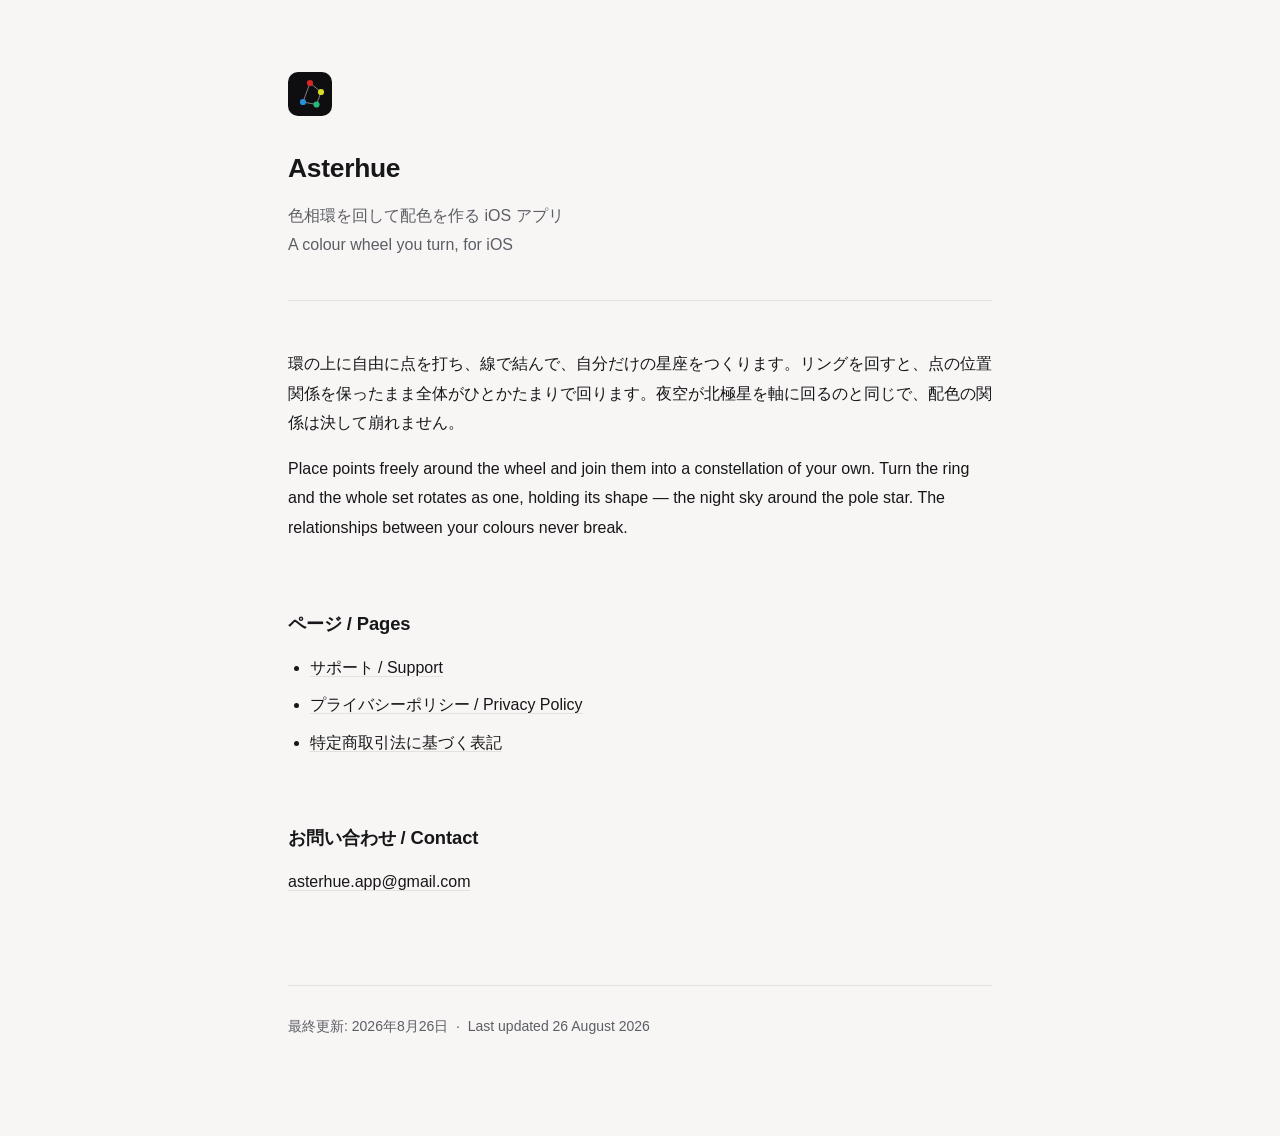
<file: index.html>
<!doctype html>
<html lang="ja">
<head>
<meta charset="utf-8">
<meta name="viewport" content="width=device-width, initial-scale=1">
<title>Asterhue</title>
<link rel="stylesheet" href="style.css">
</head>
<body>
<div class="wrap">

<header>
  <svg class="mark" width="44" height="44" viewBox="0 0 44 44" fill="none" xmlns="http://www.w3.org/2000/svg" aria-hidden="true">
    <rect width="44" height="44" rx="10" fill="#0E0E10"/>
    <path d="M22 11 L33 20 L28.5 32.5 L15 30 Z" stroke="#F2F2F4" stroke-width="0.9" stroke-opacity="0.55" fill="none"/>
    <circle cx="22" cy="11" r="3.1" fill="#D92727"/>
    <circle cx="33" cy="20" r="3.1" fill="#D9D927"/>
    <circle cx="28.5" cy="32.5" r="3.1" fill="#27B87A"/>
    <circle cx="15" cy="30" r="3.1" fill="#2792D9"/>
  </svg>
  <h1>Asterhue</h1>
  <p class="lede">色相環を回して配色を作る iOS アプリ<br>A colour wheel you turn, for iOS</p>
</header>

<p>環の上に自由に点を打ち、線で結んで、自分だけの星座をつくります。リングを回すと、点の位置関係を保ったまま全体がひとかたまりで回ります。夜空が北極星を軸に回るのと同じで、配色の関係は決して崩れません。</p>

<p>Place points freely around the wheel and join them into a constellation of your own. Turn the ring and the whole set rotates as one, holding its shape — the night sky around the pole star. The relationships between your colours never break.</p>

<h2>ページ / Pages</h2>
<ul>
  <li><a href="support.html">サポート / Support</a></li>
  <li><a href="privacy.html">プライバシーポリシー / Privacy Policy</a></li>
  <li><a href="tokushoho.html">特定商取引法に基づく表記</a></li>
</ul>

<h2>お問い合わせ / Contact</h2>
<p><a href="mailto:asterhue.app@gmail.com">asterhue.app@gmail.com</a></p>

<footer>
  <p class="meta">最終更新: 2026年8月26日 &nbsp;·&nbsp; Last updated 26 August 2026</p>
</footer>

</div>
</body>
</html>
</file>
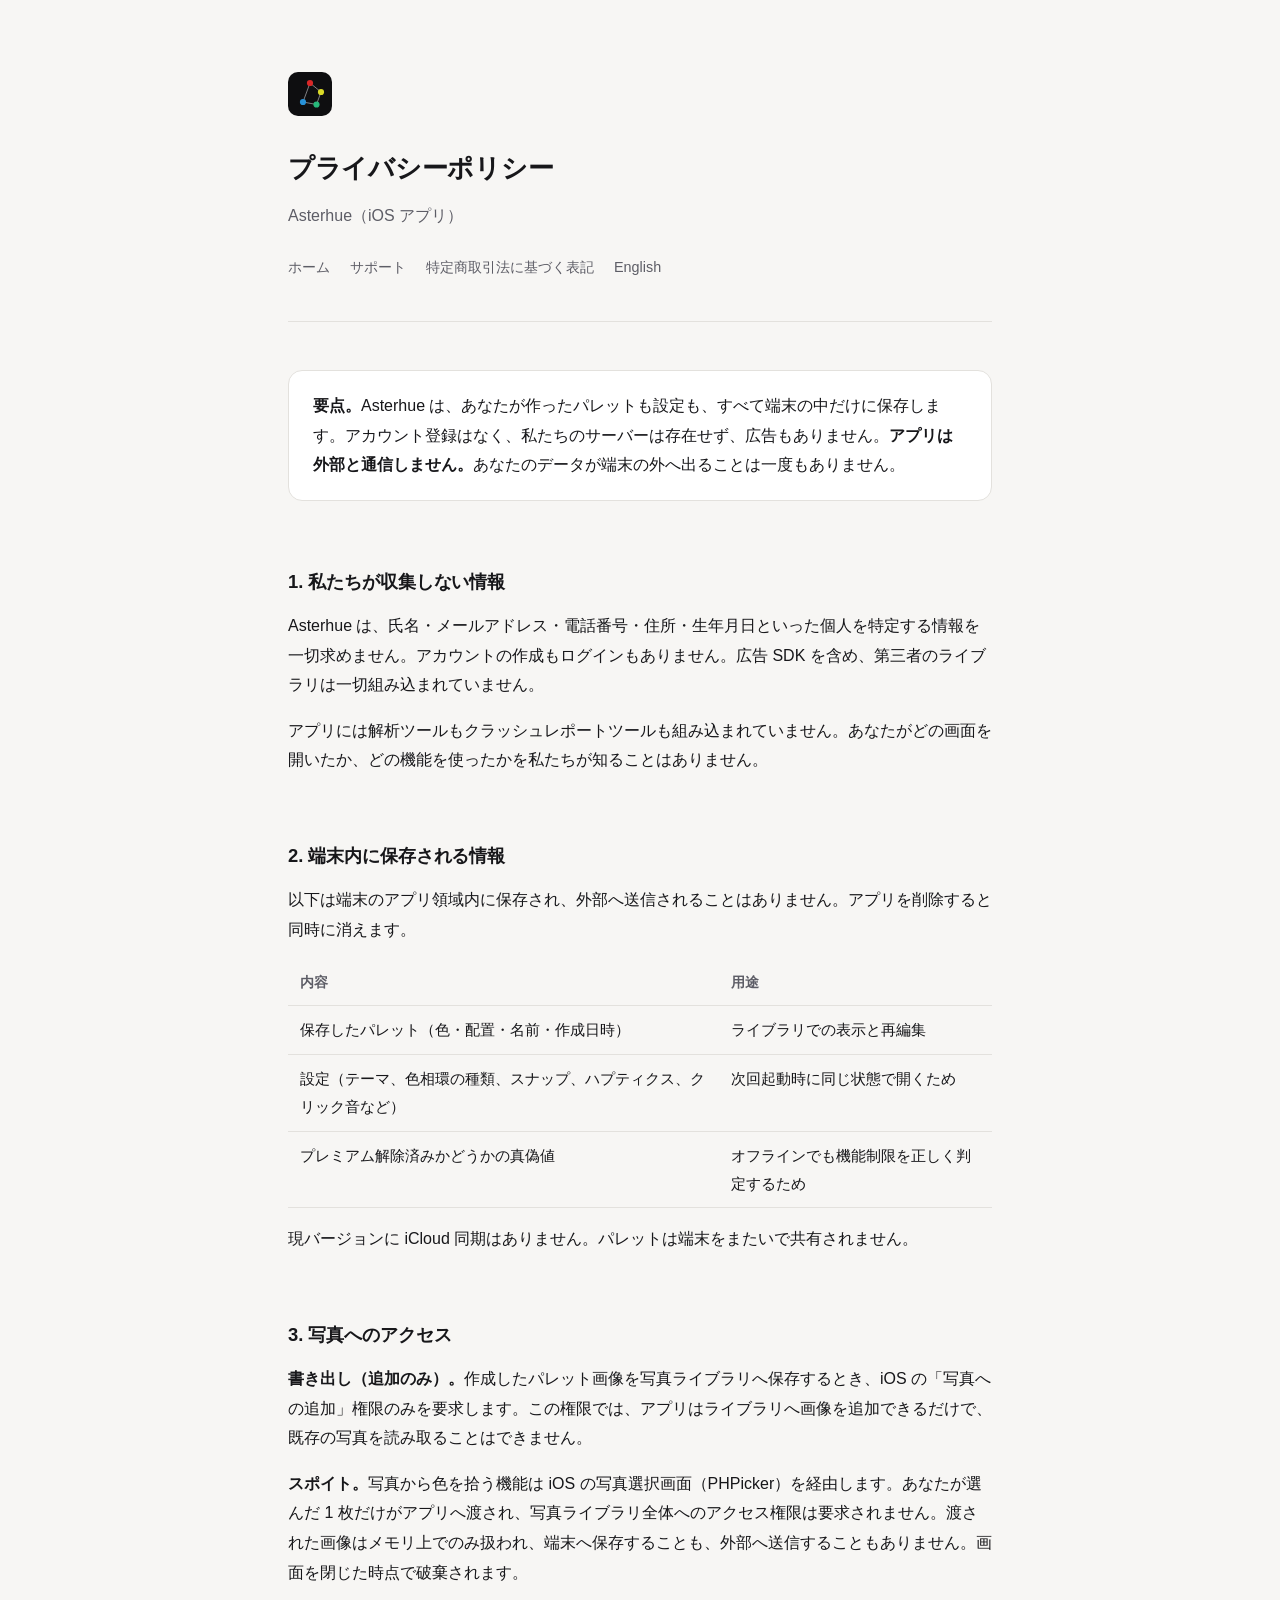
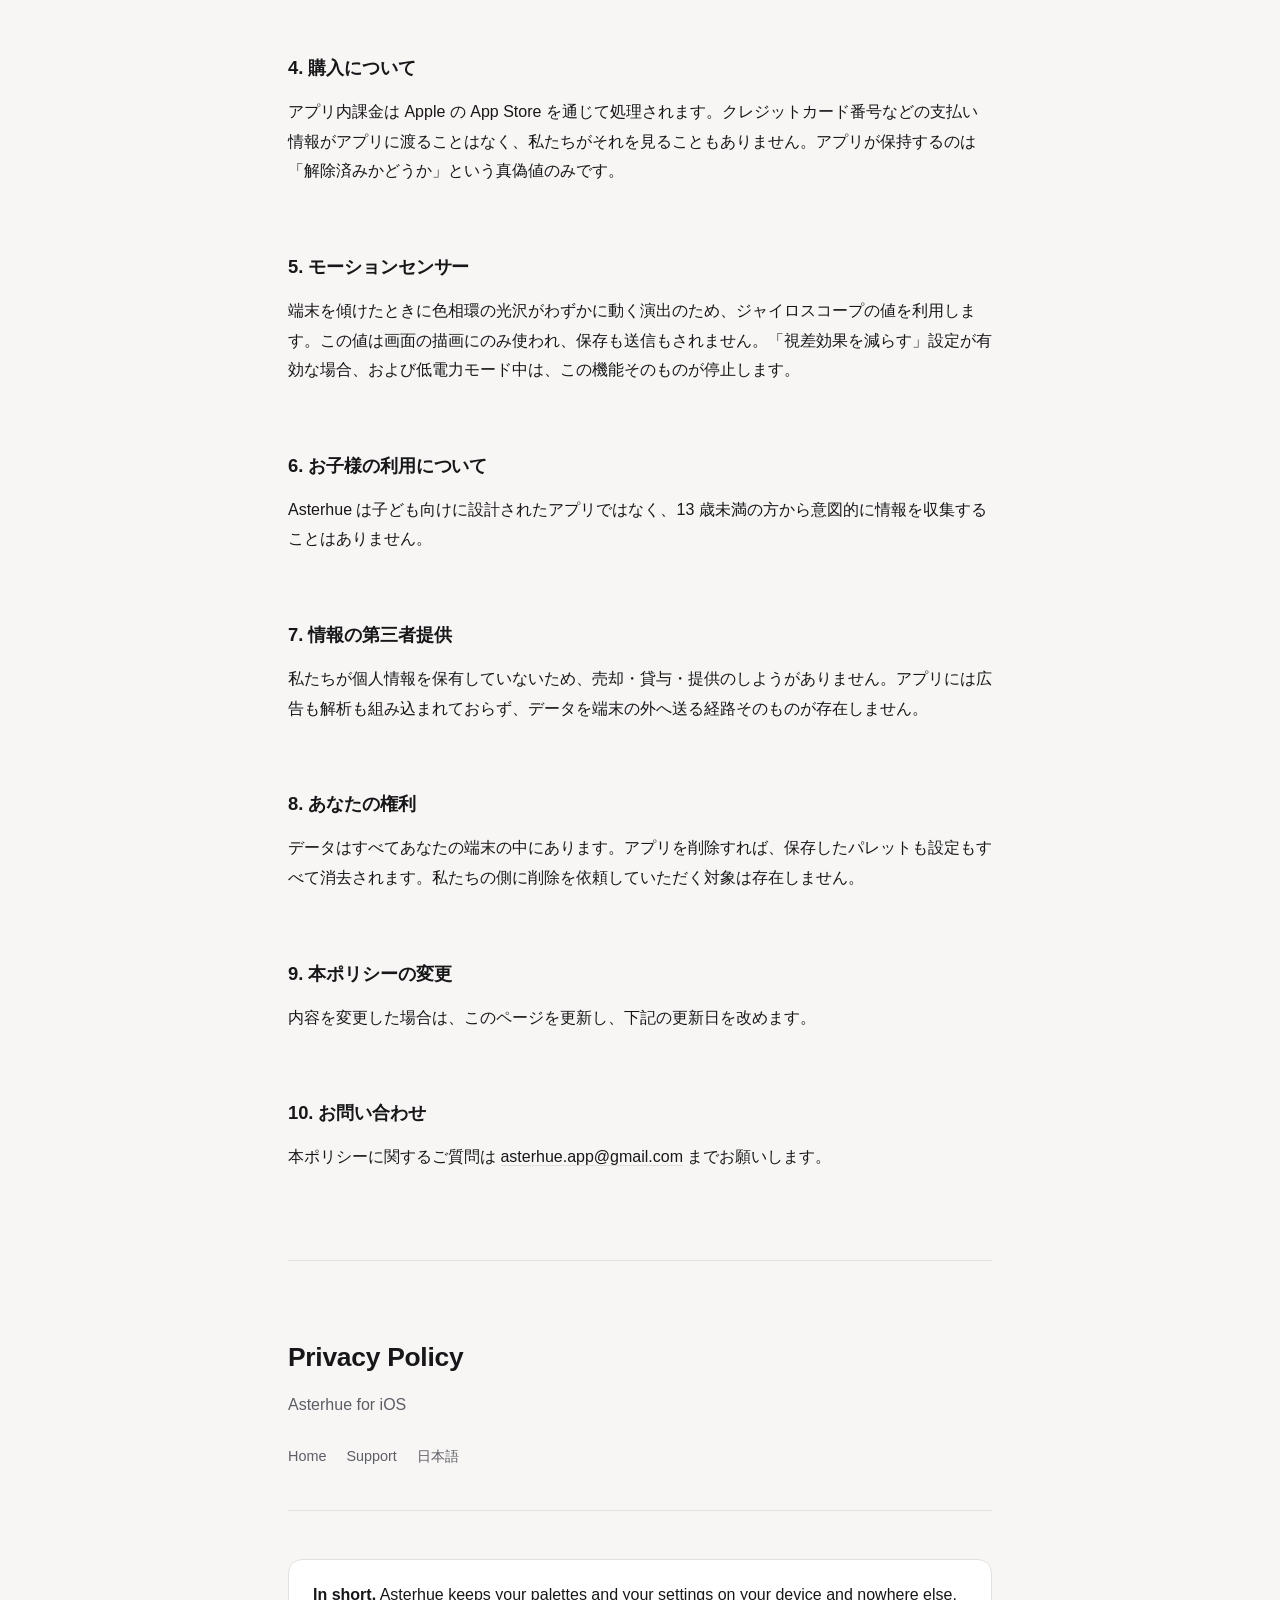
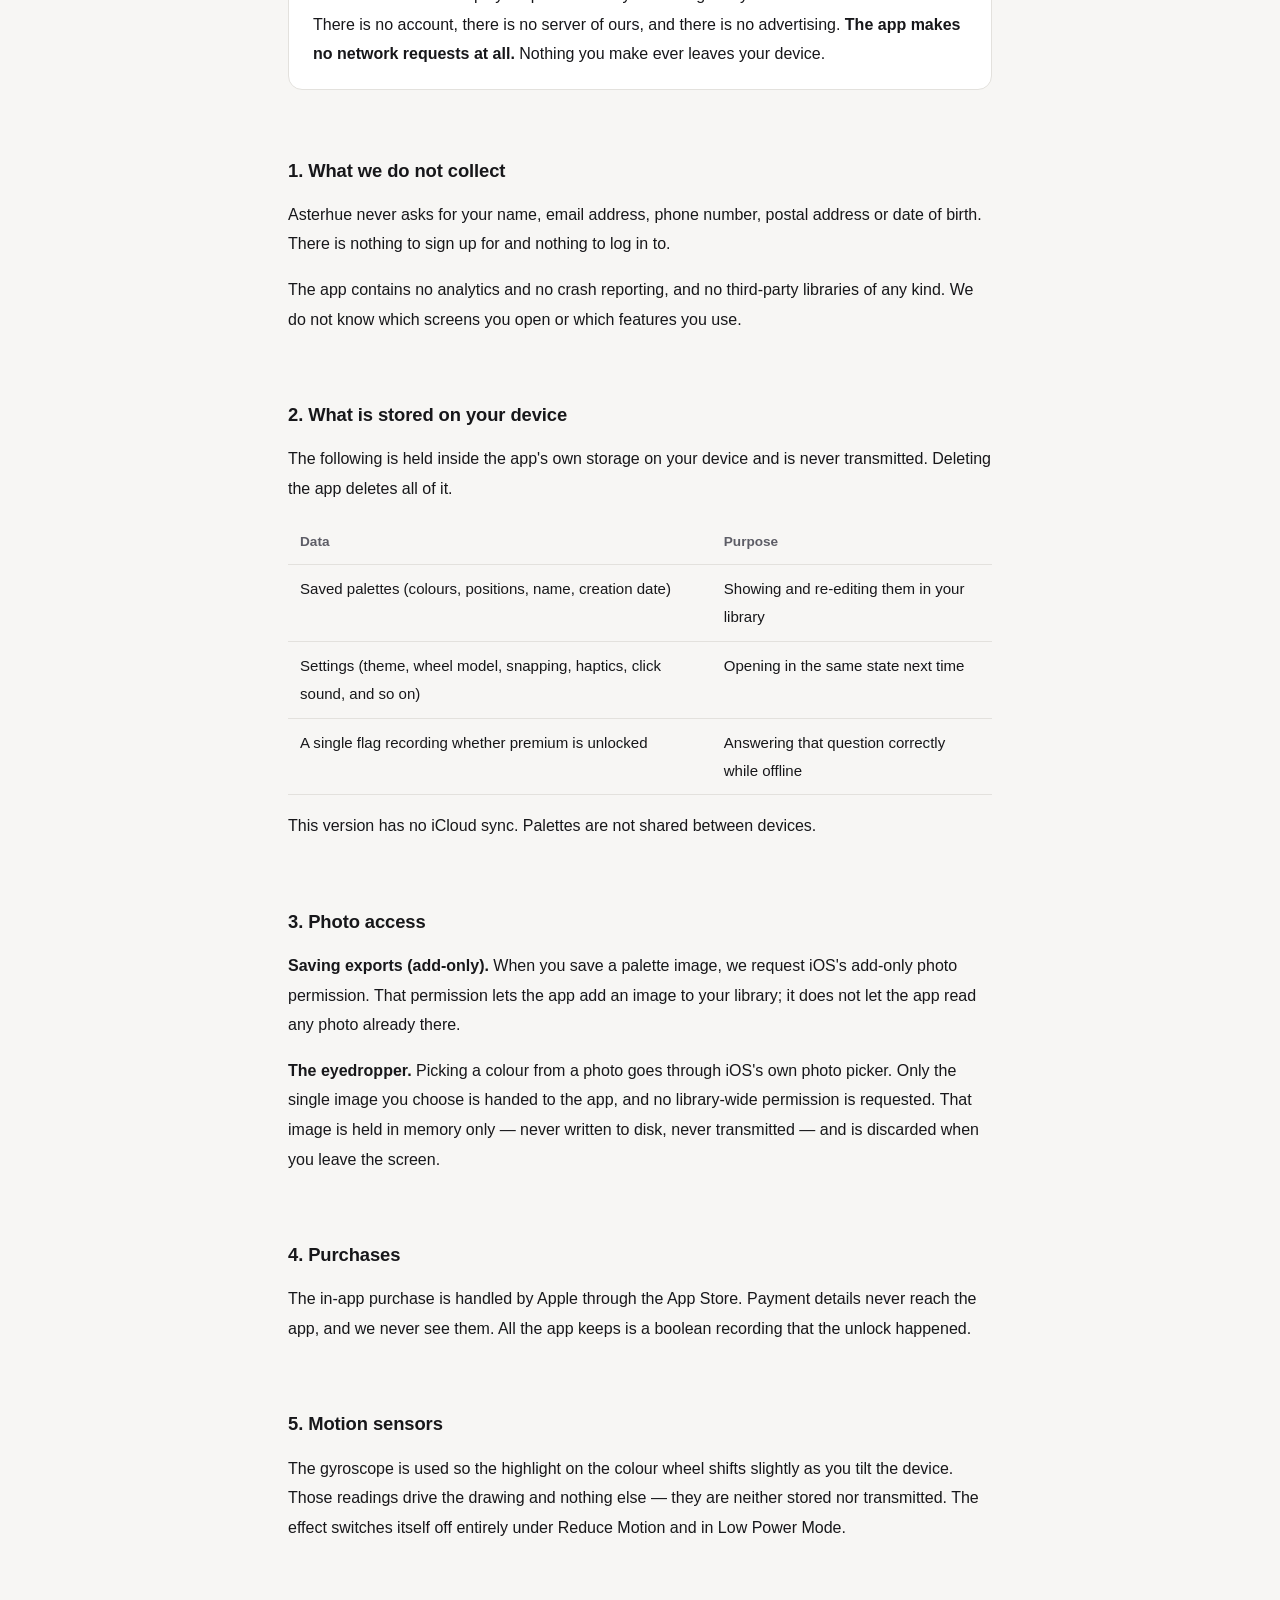
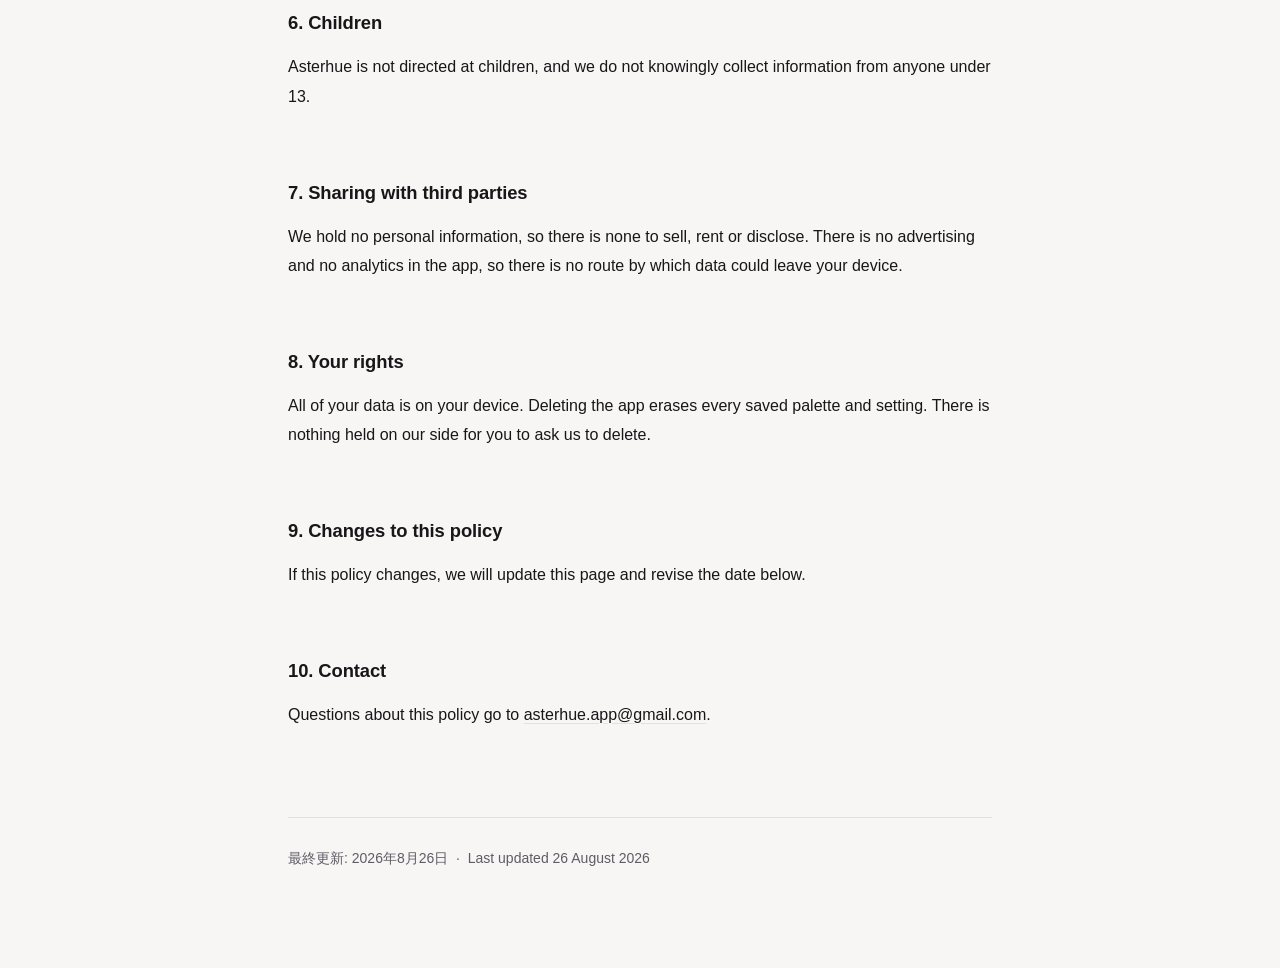
<file: privacy.html>
<!doctype html>
<html lang="ja">
<head>
<meta charset="utf-8">
<meta name="viewport" content="width=device-width, initial-scale=1">
<title>プライバシーポリシー — Asterhue</title>
<link rel="stylesheet" href="style.css">
</head>
<body>
<div class="wrap">

<header id="top">
  <svg class="mark" width="44" height="44" viewBox="0 0 44 44" fill="none" xmlns="http://www.w3.org/2000/svg" aria-hidden="true">
    <rect width="44" height="44" rx="10" fill="#0E0E10"/>
    <path d="M22 11 L33 20 L28.5 32.5 L15 30 Z" stroke="#F2F2F4" stroke-width="0.9" stroke-opacity="0.55" fill="none"/>
    <circle cx="22" cy="11" r="3.1" fill="#D92727"/>
    <circle cx="33" cy="20" r="3.1" fill="#D9D927"/>
    <circle cx="28.5" cy="32.5" r="3.1" fill="#27B87A"/>
    <circle cx="15" cy="30" r="3.1" fill="#2792D9"/>
  </svg>
  <h1>プライバシーポリシー</h1>
  <p class="lede">Asterhue（iOS アプリ）</p>
  <nav>
    <a href="index.html">ホーム</a>
    <a href="support.html">サポート</a>
    <a href="tokushoho.html">特定商取引法に基づく表記</a>
    <a href="#en">English</a>
  </nav>
</header>

<div class="card">
  <p><strong>要点。</strong>Asterhue は、あなたが作ったパレットも設定も、すべて端末の中だけに保存します。アカウント登録はなく、私たちのサーバーは存在せず、広告もありません。<strong>アプリは外部と通信しません。</strong>あなたのデータが端末の外へ出ることは一度もありません。</p>
</div>

<h2>1. 私たちが収集しない情報</h2>
<p>Asterhue は、氏名・メールアドレス・電話番号・住所・生年月日といった個人を特定する情報を一切求めません。アカウントの作成もログインもありません。広告 SDK を含め、第三者のライブラリは一切組み込まれていません。</p>
<p>アプリには解析ツールもクラッシュレポートツールも組み込まれていません。あなたがどの画面を開いたか、どの機能を使ったかを私たちが知ることはありません。</p>

<h2>2. 端末内に保存される情報</h2>
<p>以下は端末のアプリ領域内に保存され、外部へ送信されることはありません。アプリを削除すると同時に消えます。</p>
<table>
  <tr><th>内容</th><th>用途</th></tr>
  <tr><td>保存したパレット（色・配置・名前・作成日時）</td><td>ライブラリでの表示と再編集</td></tr>
  <tr><td>設定（テーマ、色相環の種類、スナップ、ハプティクス、クリック音など）</td><td>次回起動時に同じ状態で開くため</td></tr>
  <tr><td>プレミアム解除済みかどうかの真偽値</td><td>オフラインでも機能制限を正しく判定するため</td></tr>
</table>
<p>現バージョンに iCloud 同期はありません。パレットは端末をまたいで共有されません。</p>

<h2>3. 写真へのアクセス</h2>
<p><strong>書き出し（追加のみ）。</strong>作成したパレット画像を写真ライブラリへ保存するとき、iOS の「写真への追加」権限のみを要求します。この権限では、アプリはライブラリへ画像を追加できるだけで、既存の写真を読み取ることはできません。</p>
<p><strong>スポイト。</strong>写真から色を拾う機能は iOS の写真選択画面（PHPicker）を経由します。あなたが選んだ 1 枚だけがアプリへ渡され、写真ライブラリ全体へのアクセス権限は要求されません。渡された画像はメモリ上でのみ扱われ、端末へ保存することも、外部へ送信することもありません。画面を閉じた時点で破棄されます。</p>

<h2>4. 購入について</h2>
<p>アプリ内課金は Apple の App Store を通じて処理されます。クレジットカード番号などの支払い情報がアプリに渡ることはなく、私たちがそれを見ることもありません。アプリが保持するのは「解除済みかどうか」という真偽値のみです。</p>

<h2>5. モーションセンサー</h2>
<p>端末を傾けたときに色相環の光沢がわずかに動く演出のため、ジャイロスコープの値を利用します。この値は画面の描画にのみ使われ、保存も送信もされません。「視差効果を減らす」設定が有効な場合、および低電力モード中は、この機能そのものが停止します。</p>

<h2>6. お子様の利用について</h2>
<p>Asterhue は子ども向けに設計されたアプリではなく、13 歳未満の方から意図的に情報を収集することはありません。</p>

<h2>7. 情報の第三者提供</h2>
<p>私たちが個人情報を保有していないため、売却・貸与・提供のしようがありません。アプリには広告も解析も組み込まれておらず、データを端末の外へ送る経路そのものが存在しません。</p>

<h2>8. あなたの権利</h2>
<p>データはすべてあなたの端末の中にあります。アプリを削除すれば、保存したパレットも設定もすべて消去されます。私たちの側に削除を依頼していただく対象は存在しません。</p>

<h2>9. 本ポリシーの変更</h2>
<p>内容を変更した場合は、このページを更新し、下記の更新日を改めます。</p>

<h2>10. お問い合わせ</h2>
<p>本ポリシーに関するご質問は <a href="mailto:asterhue.app@gmail.com">asterhue.app@gmail.com</a> までお願いします。</p>

<hr class="lang-rule">

<header id="en">
  <h1>Privacy Policy</h1>
  <p class="lede">Asterhue for iOS</p>
  <nav>
    <a href="index.html">Home</a>
    <a href="support.html">Support</a>
    <a href="#top">日本語</a>
  </nav>
</header>

<div class="card">
  <p><strong>In short.</strong> Asterhue keeps your palettes and your settings on your device and nowhere else. There is no account, there is no server of ours, and there is no advertising. <strong>The app makes no network requests at all.</strong> Nothing you make ever leaves your device.</p>
</div>

<h2>1. What we do not collect</h2>
<p>Asterhue never asks for your name, email address, phone number, postal address or date of birth. There is nothing to sign up for and nothing to log in to.</p>
<p>The app contains no analytics and no crash reporting, and no third-party libraries of any kind. We do not know which screens you open or which features you use.</p>

<h2>2. What is stored on your device</h2>
<p>The following is held inside the app's own storage on your device and is never transmitted. Deleting the app deletes all of it.</p>
<table>
  <tr><th>Data</th><th>Purpose</th></tr>
  <tr><td>Saved palettes (colours, positions, name, creation date)</td><td>Showing and re-editing them in your library</td></tr>
  <tr><td>Settings (theme, wheel model, snapping, haptics, click sound, and so on)</td><td>Opening in the same state next time</td></tr>
  <tr><td>A single flag recording whether premium is unlocked</td><td>Answering that question correctly while offline</td></tr>
</table>
<p>This version has no iCloud sync. Palettes are not shared between devices.</p>

<h2>3. Photo access</h2>
<p><strong>Saving exports (add-only).</strong> When you save a palette image, we request iOS's add-only photo permission. That permission lets the app add an image to your library; it does not let the app read any photo already there.</p>
<p><strong>The eyedropper.</strong> Picking a colour from a photo goes through iOS's own photo picker. Only the single image you choose is handed to the app, and no library-wide permission is requested. That image is held in memory only — never written to disk, never transmitted — and is discarded when you leave the screen.</p>

<h2>4. Purchases</h2>
<p>The in-app purchase is handled by Apple through the App Store. Payment details never reach the app, and we never see them. All the app keeps is a boolean recording that the unlock happened.</p>

<h2>5. Motion sensors</h2>
<p>The gyroscope is used so the highlight on the colour wheel shifts slightly as you tilt the device. Those readings drive the drawing and nothing else — they are neither stored nor transmitted. The effect switches itself off entirely under Reduce Motion and in Low Power Mode.</p>

<h2>6. Children</h2>
<p>Asterhue is not directed at children, and we do not knowingly collect information from anyone under 13.</p>

<h2>7. Sharing with third parties</h2>
<p>We hold no personal information, so there is none to sell, rent or disclose. There is no advertising and no analytics in the app, so there is no route by which data could leave your device.</p>

<h2>8. Your rights</h2>
<p>All of your data is on your device. Deleting the app erases every saved palette and setting. There is nothing held on our side for you to ask us to delete.</p>

<h2>9. Changes to this policy</h2>
<p>If this policy changes, we will update this page and revise the date below.</p>

<h2>10. Contact</h2>
<p>Questions about this policy go to <a href="mailto:asterhue.app@gmail.com">asterhue.app@gmail.com</a>.</p>

<footer>
  <p class="meta">最終更新: 2026年8月26日 &nbsp;·&nbsp; Last updated 26 August 2026</p>
</footer>

</div>
</body>
</html>
</file>
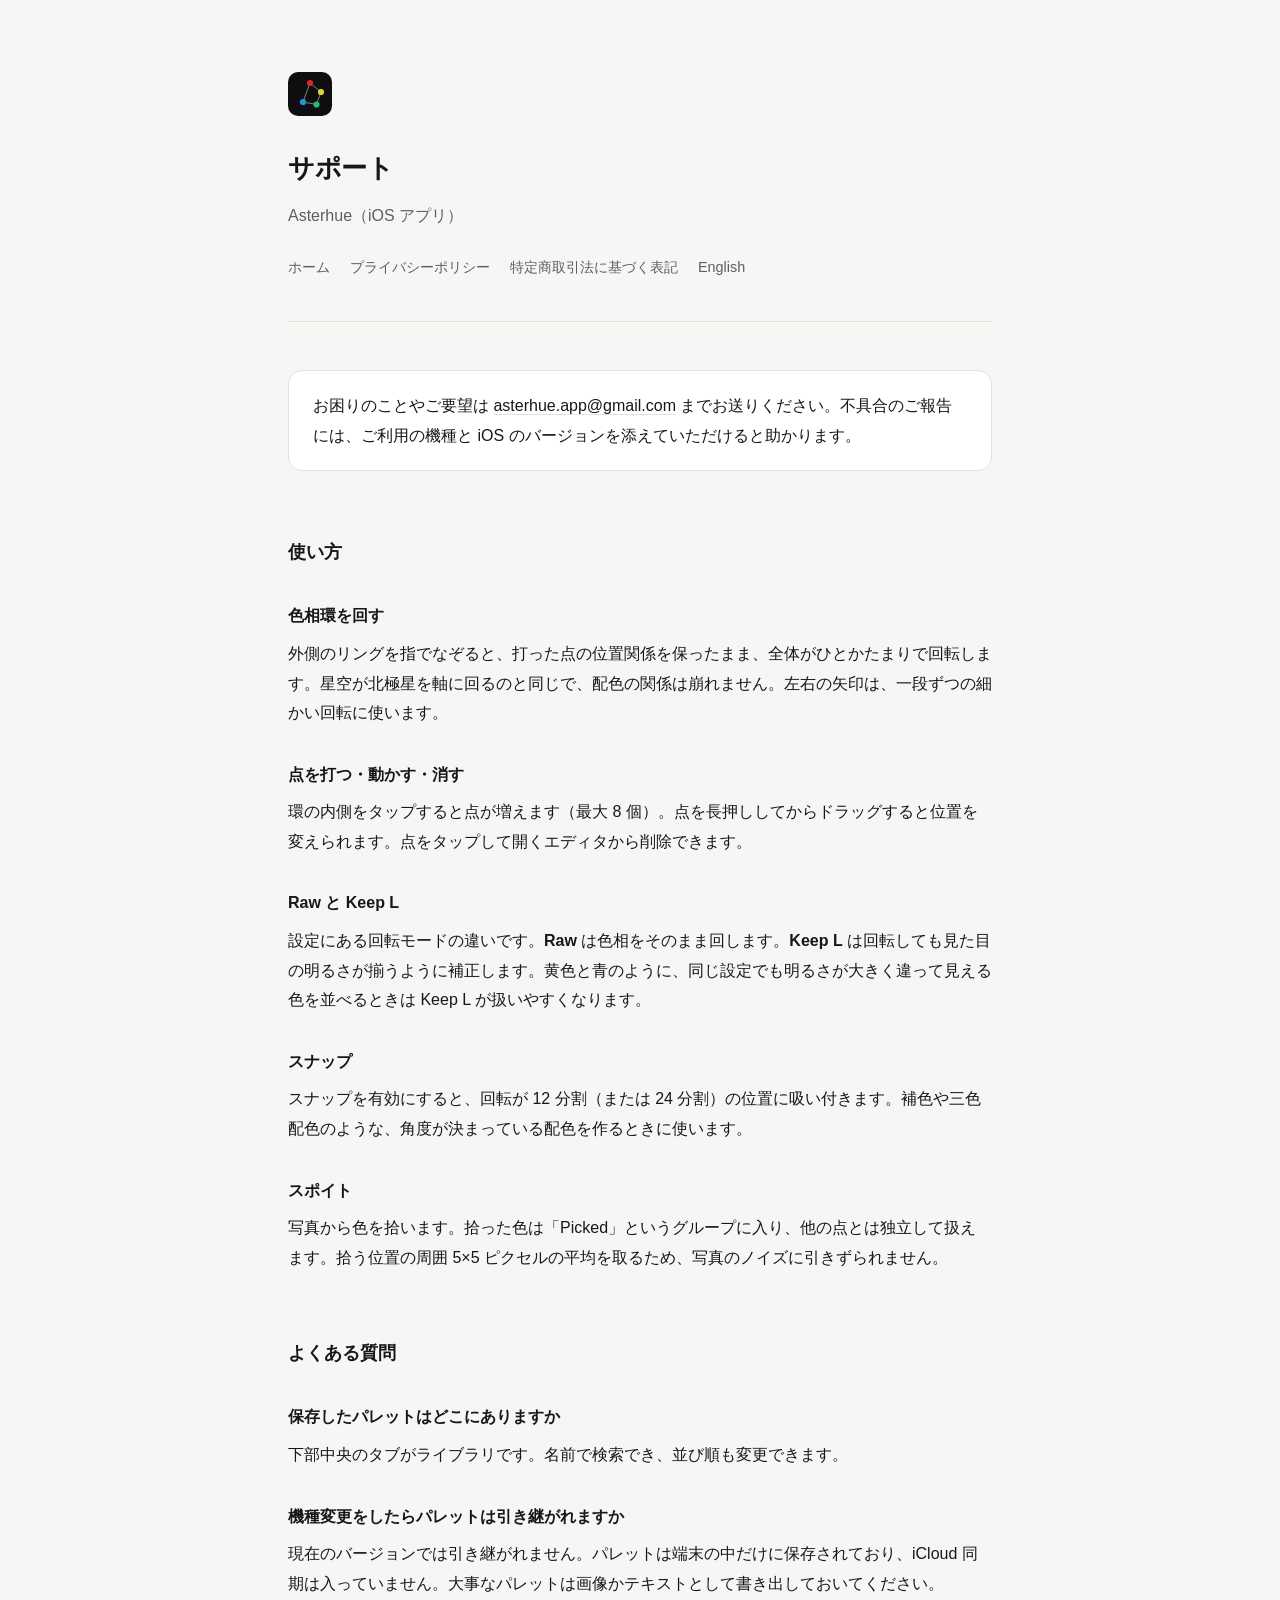
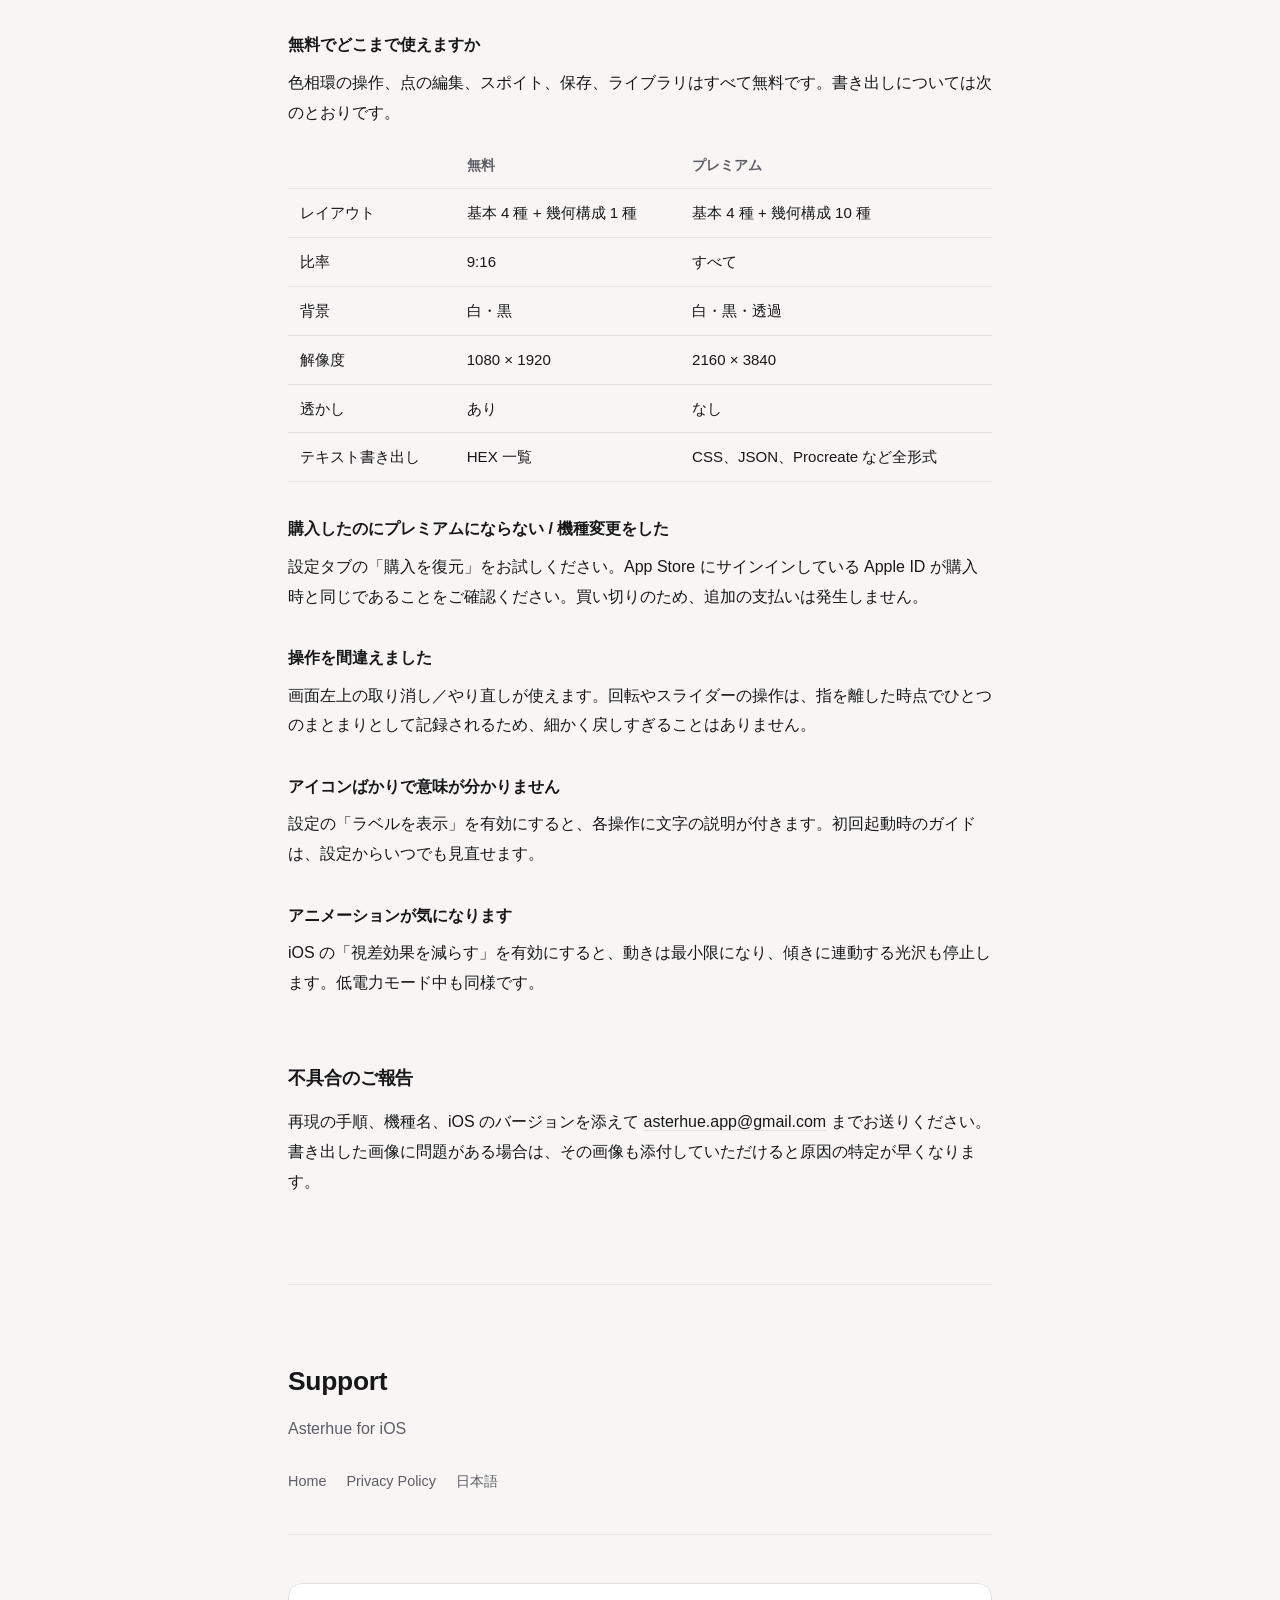
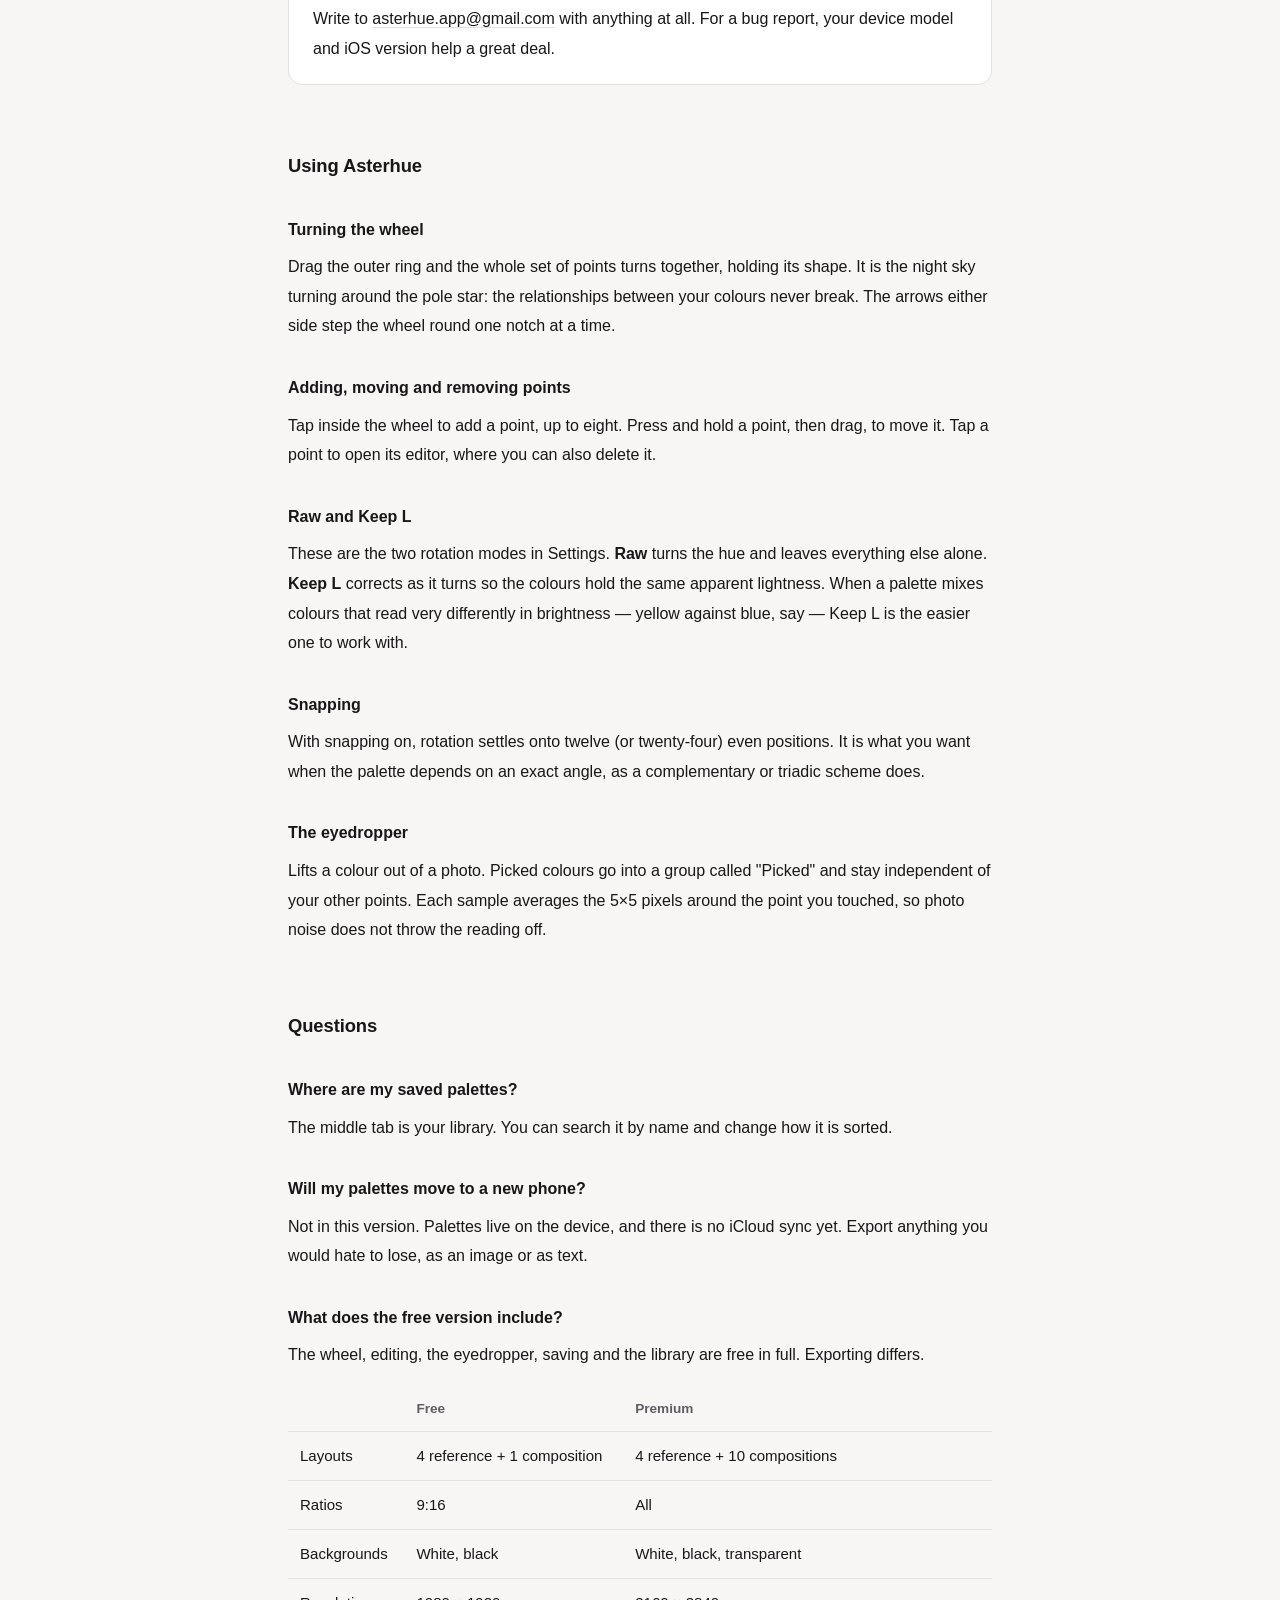
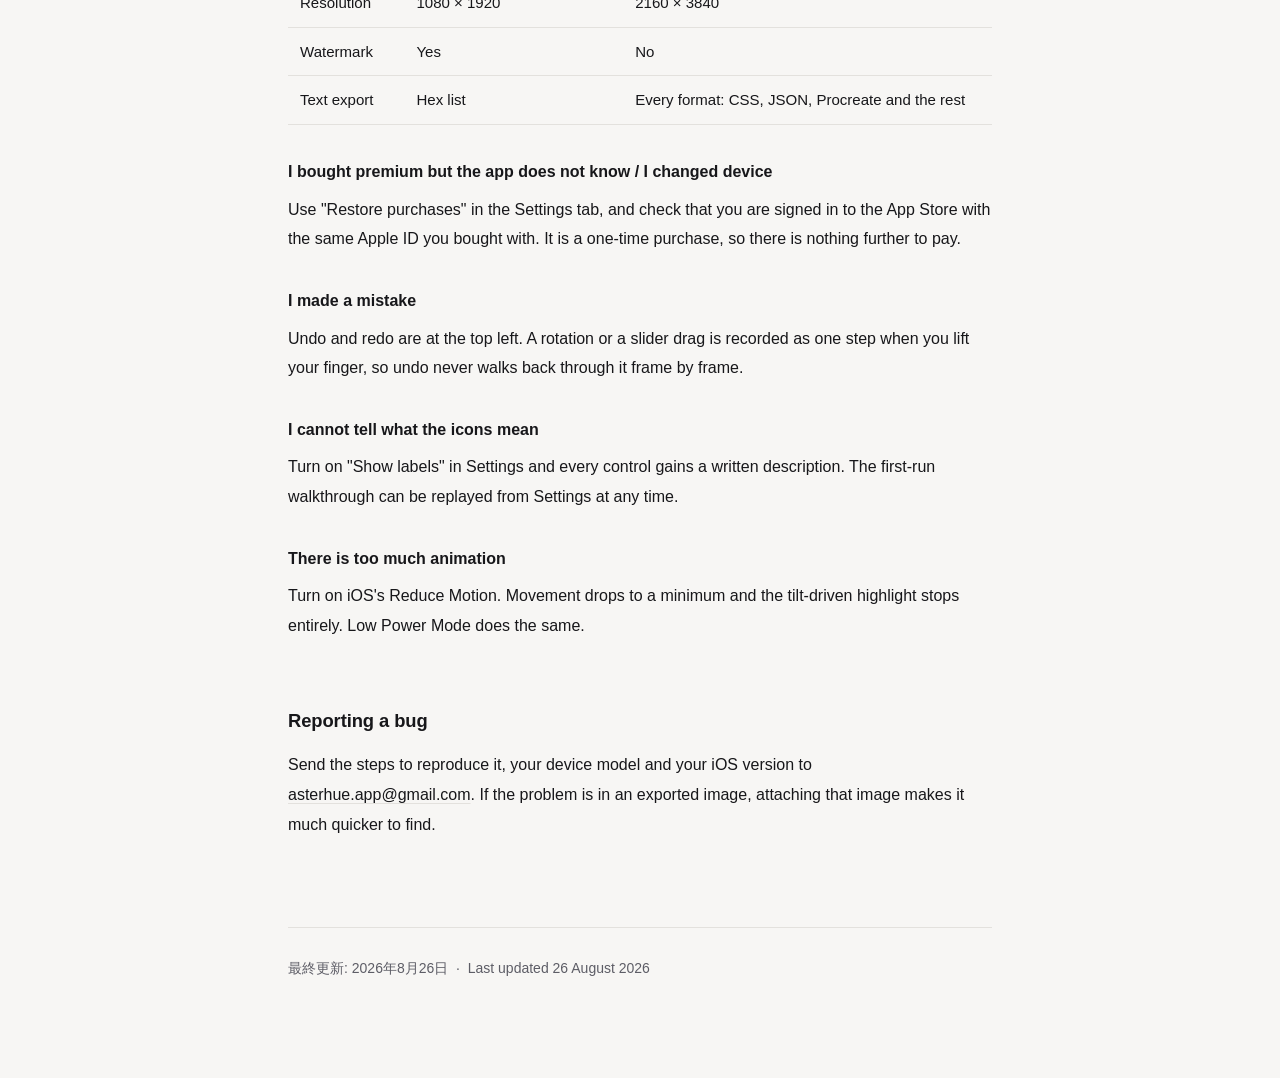
<file: support.html>
<!doctype html>
<html lang="ja">
<head>
<meta charset="utf-8">
<meta name="viewport" content="width=device-width, initial-scale=1">
<title>サポート — Asterhue</title>
<link rel="stylesheet" href="style.css">
</head>
<body>
<div class="wrap">

<header id="top">
  <svg class="mark" width="44" height="44" viewBox="0 0 44 44" fill="none" xmlns="http://www.w3.org/2000/svg" aria-hidden="true">
    <rect width="44" height="44" rx="10" fill="#0E0E10"/>
    <path d="M22 11 L33 20 L28.5 32.5 L15 30 Z" stroke="#F2F2F4" stroke-width="0.9" stroke-opacity="0.55" fill="none"/>
    <circle cx="22" cy="11" r="3.1" fill="#D92727"/>
    <circle cx="33" cy="20" r="3.1" fill="#D9D927"/>
    <circle cx="28.5" cy="32.5" r="3.1" fill="#27B87A"/>
    <circle cx="15" cy="30" r="3.1" fill="#2792D9"/>
  </svg>
  <h1>サポート</h1>
  <p class="lede">Asterhue（iOS アプリ）</p>
  <nav>
    <a href="index.html">ホーム</a>
    <a href="privacy.html">プライバシーポリシー</a>
    <a href="tokushoho.html">特定商取引法に基づく表記</a>
    <a href="#en">English</a>
  </nav>
</header>

<div class="card">
  <p>お困りのことやご要望は <a href="mailto:asterhue.app@gmail.com">asterhue.app@gmail.com</a> までお送りください。不具合のご報告には、ご利用の機種と iOS のバージョンを添えていただけると助かります。</p>
</div>

<h2>使い方</h2>

<h3>色相環を回す</h3>
<p>外側のリングを指でなぞると、打った点の位置関係を保ったまま、全体がひとかたまりで回転します。星空が北極星を軸に回るのと同じで、配色の関係は崩れません。左右の矢印は、一段ずつの細かい回転に使います。</p>

<h3>点を打つ・動かす・消す</h3>
<p>環の内側をタップすると点が増えます（最大 8 個）。点を長押ししてからドラッグすると位置を変えられます。点をタップして開くエディタから削除できます。</p>

<h3>Raw と Keep L</h3>
<p>設定にある回転モードの違いです。<strong>Raw</strong> は色相をそのまま回します。<strong>Keep L</strong> は回転しても見た目の明るさが揃うように補正します。黄色と青のように、同じ設定でも明るさが大きく違って見える色を並べるときは Keep L が扱いやすくなります。</p>

<h3>スナップ</h3>
<p>スナップを有効にすると、回転が 12 分割（または 24 分割）の位置に吸い付きます。補色や三色配色のような、角度が決まっている配色を作るときに使います。</p>

<h3>スポイト</h3>
<p>写真から色を拾います。拾った色は「Picked」というグループに入り、他の点とは独立して扱えます。拾う位置の周囲 5×5 ピクセルの平均を取るため、写真のノイズに引きずられません。</p>

<h2>よくある質問</h2>

<h3>保存したパレットはどこにありますか</h3>
<p>下部中央のタブがライブラリです。名前で検索でき、並び順も変更できます。</p>

<h3>機種変更をしたらパレットは引き継がれますか</h3>
<p>現在のバージョンでは引き継がれません。パレットは端末の中だけに保存されており、iCloud 同期は入っていません。大事なパレットは画像かテキストとして書き出しておいてください。</p>

<h3>無料でどこまで使えますか</h3>
<p>色相環の操作、点の編集、スポイト、保存、ライブラリはすべて無料です。書き出しについては次のとおりです。</p>
<table>
  <tr><th></th><th>無料</th><th>プレミアム</th></tr>
  <tr><td>レイアウト</td><td>基本 4 種 + 幾何構成 1 種</td><td>基本 4 種 + 幾何構成 10 種</td></tr>
  <tr><td>比率</td><td>9:16</td><td>すべて</td></tr>
  <tr><td>背景</td><td>白・黒</td><td>白・黒・透過</td></tr>
  <tr><td>解像度</td><td>1080 × 1920</td><td>2160 × 3840</td></tr>
  <tr><td>透かし</td><td>あり</td><td>なし</td></tr>
  <tr><td>テキスト書き出し</td><td>HEX 一覧</td><td>CSS、JSON、Procreate など全形式</td></tr>
</table>

<h3>購入したのにプレミアムにならない / 機種変更をした</h3>
<p>設定タブの「購入を復元」をお試しください。App Store にサインインしている Apple ID が購入時と同じであることをご確認ください。買い切りのため、追加の支払いは発生しません。</p>

<h3>操作を間違えました</h3>
<p>画面左上の取り消し／やり直しが使えます。回転やスライダーの操作は、指を離した時点でひとつのまとまりとして記録されるため、細かく戻しすぎることはありません。</p>

<h3>アイコンばかりで意味が分かりません</h3>
<p>設定の「ラベルを表示」を有効にすると、各操作に文字の説明が付きます。初回起動時のガイドは、設定からいつでも見直せます。</p>

<h3>アニメーションが気になります</h3>
<p>iOS の「視差効果を減らす」を有効にすると、動きは最小限になり、傾きに連動する光沢も停止します。低電力モード中も同様です。</p>

<h2>不具合のご報告</h2>
<p>再現の手順、機種名、iOS のバージョンを添えて <a href="mailto:asterhue.app@gmail.com">asterhue.app@gmail.com</a> までお送りください。書き出した画像に問題がある場合は、その画像も添付していただけると原因の特定が早くなります。</p>

<hr class="lang-rule">

<header id="en">
  <h1>Support</h1>
  <p class="lede">Asterhue for iOS</p>
  <nav>
    <a href="index.html">Home</a>
    <a href="privacy.html">Privacy Policy</a>
    <a href="#top">日本語</a>
  </nav>
</header>

<div class="card">
  <p>Write to <a href="mailto:asterhue.app@gmail.com">asterhue.app@gmail.com</a> with anything at all. For a bug report, your device model and iOS version help a great deal.</p>
</div>

<h2>Using Asterhue</h2>

<h3>Turning the wheel</h3>
<p>Drag the outer ring and the whole set of points turns together, holding its shape. It is the night sky turning around the pole star: the relationships between your colours never break. The arrows either side step the wheel round one notch at a time.</p>

<h3>Adding, moving and removing points</h3>
<p>Tap inside the wheel to add a point, up to eight. Press and hold a point, then drag, to move it. Tap a point to open its editor, where you can also delete it.</p>

<h3>Raw and Keep L</h3>
<p>These are the two rotation modes in Settings. <strong>Raw</strong> turns the hue and leaves everything else alone. <strong>Keep L</strong> corrects as it turns so the colours hold the same apparent lightness. When a palette mixes colours that read very differently in brightness — yellow against blue, say — Keep L is the easier one to work with.</p>

<h3>Snapping</h3>
<p>With snapping on, rotation settles onto twelve (or twenty-four) even positions. It is what you want when the palette depends on an exact angle, as a complementary or triadic scheme does.</p>

<h3>The eyedropper</h3>
<p>Lifts a colour out of a photo. Picked colours go into a group called "Picked" and stay independent of your other points. Each sample averages the 5×5 pixels around the point you touched, so photo noise does not throw the reading off.</p>

<h2>Questions</h2>

<h3>Where are my saved palettes?</h3>
<p>The middle tab is your library. You can search it by name and change how it is sorted.</p>

<h3>Will my palettes move to a new phone?</h3>
<p>Not in this version. Palettes live on the device, and there is no iCloud sync yet. Export anything you would hate to lose, as an image or as text.</p>

<h3>What does the free version include?</h3>
<p>The wheel, editing, the eyedropper, saving and the library are free in full. Exporting differs.</p>
<table>
  <tr><th></th><th>Free</th><th>Premium</th></tr>
  <tr><td>Layouts</td><td>4 reference + 1 composition</td><td>4 reference + 10 compositions</td></tr>
  <tr><td>Ratios</td><td>9:16</td><td>All</td></tr>
  <tr><td>Backgrounds</td><td>White, black</td><td>White, black, transparent</td></tr>
  <tr><td>Resolution</td><td>1080 × 1920</td><td>2160 × 3840</td></tr>
  <tr><td>Watermark</td><td>Yes</td><td>No</td></tr>
  <tr><td>Text export</td><td>Hex list</td><td>Every format: CSS, JSON, Procreate and the rest</td></tr>
</table>

<h3>I bought premium but the app does not know / I changed device</h3>
<p>Use "Restore purchases" in the Settings tab, and check that you are signed in to the App Store with the same Apple ID you bought with. It is a one-time purchase, so there is nothing further to pay.</p>

<h3>I made a mistake</h3>
<p>Undo and redo are at the top left. A rotation or a slider drag is recorded as one step when you lift your finger, so undo never walks back through it frame by frame.</p>

<h3>I cannot tell what the icons mean</h3>
<p>Turn on "Show labels" in Settings and every control gains a written description. The first-run walkthrough can be replayed from Settings at any time.</p>

<h3>There is too much animation</h3>
<p>Turn on iOS's Reduce Motion. Movement drops to a minimum and the tilt-driven highlight stops entirely. Low Power Mode does the same.</p>

<h2>Reporting a bug</h2>
<p>Send the steps to reproduce it, your device model and your iOS version to <a href="mailto:asterhue.app@gmail.com">asterhue.app@gmail.com</a>. If the problem is in an exported image, attaching that image makes it much quicker to find.</p>

<footer>
  <p class="meta">最終更新: 2026年8月26日 &nbsp;·&nbsp; Last updated 26 August 2026</p>
</footer>

</div>
</body>
</html>
</file>
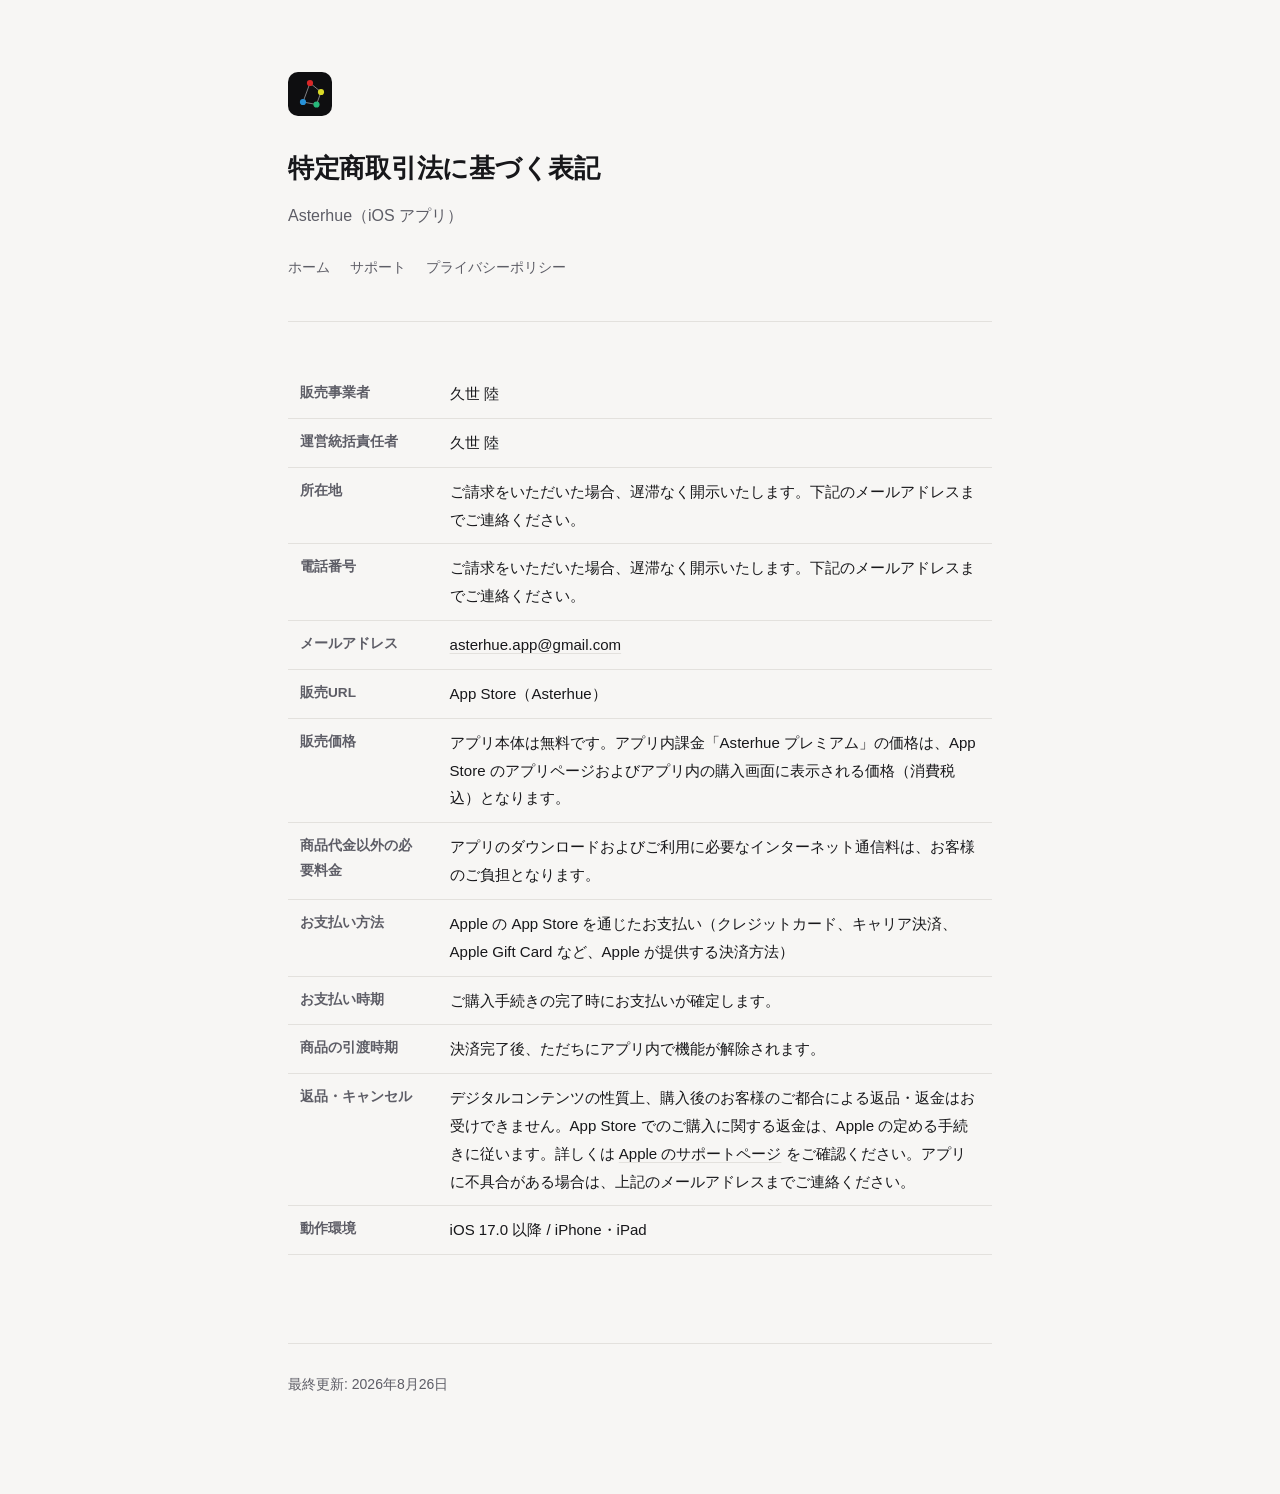
<file: tokushoho.html>
<!doctype html>
<html lang="ja">
<head>
<meta charset="utf-8">
<meta name="viewport" content="width=device-width, initial-scale=1">
<title>特定商取引法に基づく表記 — Asterhue</title>
<link rel="stylesheet" href="style.css">
</head>
<body>
<div class="wrap">

<header id="top">
  <svg class="mark" width="44" height="44" viewBox="0 0 44 44" fill="none" xmlns="http://www.w3.org/2000/svg" aria-hidden="true">
    <rect width="44" height="44" rx="10" fill="#0E0E10"/>
    <path d="M22 11 L33 20 L28.5 32.5 L15 30 Z" stroke="#F2F2F4" stroke-width="0.9" stroke-opacity="0.55" fill="none"/>
    <circle cx="22" cy="11" r="3.1" fill="#D92727"/>
    <circle cx="33" cy="20" r="3.1" fill="#D9D927"/>
    <circle cx="28.5" cy="32.5" r="3.1" fill="#27B87A"/>
    <circle cx="15" cy="30" r="3.1" fill="#2792D9"/>
  </svg>
  <h1>特定商取引法に基づく表記</h1>
  <p class="lede">Asterhue（iOS アプリ）</p>
  <nav>
    <a href="index.html">ホーム</a>
    <a href="support.html">サポート</a>
    <a href="privacy.html">プライバシーポリシー</a>
  </nav>
</header>

<table class="spec">
  <tr><th>販売事業者</th><td>久世 陸</td></tr>
  <tr><th>運営統括責任者</th><td>久世 陸</td></tr>
  <tr><th>所在地</th><td>ご請求をいただいた場合、遅滞なく開示いたします。下記のメールアドレスまでご連絡ください。</td></tr>
  <tr><th>電話番号</th><td>ご請求をいただいた場合、遅滞なく開示いたします。下記のメールアドレスまでご連絡ください。</td></tr>
  <tr><th>メールアドレス</th><td><a href="mailto:asterhue.app@gmail.com">asterhue.app@gmail.com</a></td></tr>
  <tr><th>販売URL</th><td>App Store（Asterhue）</td></tr>
  <tr><th>販売価格</th><td>アプリ本体は無料です。アプリ内課金「Asterhue プレミアム」の価格は、App Store のアプリページおよびアプリ内の購入画面に表示される価格（消費税込）となります。</td></tr>
  <tr><th>商品代金以外の必要料金</th><td>アプリのダウンロードおよびご利用に必要なインターネット通信料は、お客様のご負担となります。</td></tr>
  <tr><th>お支払い方法</th><td>Apple の App Store を通じたお支払い（クレジットカード、キャリア決済、Apple Gift Card など、Apple が提供する決済方法）</td></tr>
  <tr><th>お支払い時期</th><td>ご購入手続きの完了時にお支払いが確定します。</td></tr>
  <tr><th>商品の引渡時期</th><td>決済完了後、ただちにアプリ内で機能が解除されます。</td></tr>
  <tr><th>返品・キャンセル</th><td>デジタルコンテンツの性質上、購入後のお客様のご都合による返品・返金はお受けできません。App Store でのご購入に関する返金は、Apple の定める手続きに従います。詳しくは <a href="https://support.apple.com/ja-jp/HT204084">Apple のサポートページ</a> をご確認ください。アプリに不具合がある場合は、上記のメールアドレスまでご連絡ください。</td></tr>
  <tr><th>動作環境</th><td>iOS 17.0 以降 / iPhone・iPad</td></tr>
</table>

<footer>
  <p class="meta">最終更新: 2026年8月26日</p>
</footer>

</div>
</body>
</html>
</file>
<file: style.css>
/* Asterhue support site. One stylesheet, no external assets: these pages have to load
   for an App Store reviewer on a bad connection, and for a user tapping through from
   Settings, without depending on anything we do not control. */

:root {
  --ink: #17171a;
  --ink-soft: #5d5d66;
  --ground: #f7f6f4;
  --card: #ffffff;
  --hairline: #e3e1dd;
  --accent: #47474f;
}

@media (prefers-color-scheme: dark) {
  :root {
    --ink: #ececf0;
    --ink-soft: #9a9aa4;
    --ground: #0e0e10;
    --card: #17171a;
    --hairline: #2a2a2f;
    --accent: #c8c8d0;
  }
}

* { box-sizing: border-box; }

body {
  margin: 0;
  padding: 0 24px 96px;
  background: var(--ground);
  color: var(--ink);
  font: 16px/1.85 -apple-system, BlinkMacSystemFont, "Hiragino Sans",
        "Helvetica Neue", Arial, sans-serif;
  -webkit-text-size-adjust: 100%;
}

.wrap { max-width: 44rem; margin: 0 auto; }

header {
  padding: 72px 0 40px;
  border-bottom: 1px solid var(--hairline);
  margin-bottom: 48px;
}

.mark {
  display: block;
  width: 44px;
  height: 44px;
  margin-bottom: 28px;
}

h1 { font-size: 1.65rem; font-weight: 600; letter-spacing: -0.01em; margin: 0 0 8px; }
h2 {
  font-size: 1.15rem;
  font-weight: 600;
  letter-spacing: -0.005em;
  margin: 56px 0 12px;
  padding-top: 8px;
}
h3 { font-size: 1rem; font-weight: 600; margin: 32px 0 8px; }

p, li { color: var(--ink); }
p { margin: 0 0 16px; }
ul { margin: 0 0 16px; padding-left: 1.35em; }
li { margin-bottom: 8px; }

.lede { color: var(--ink-soft); margin-bottom: 0; }
.meta { color: var(--ink-soft); font-size: 0.875rem; margin: 0; }

a { color: var(--ink); text-underline-offset: 3px; text-decoration-color: var(--hairline); }
a:hover { text-decoration-color: var(--ink); }

nav { display: flex; gap: 20px; flex-wrap: wrap; margin-top: 24px; font-size: 0.9rem; }
nav a { color: var(--ink-soft); text-decoration: none; }
nav a:hover { color: var(--ink); }

/* The language divider: both languages live on one page so nothing depends on a
   script running, or on guessing the reader's locale. */
.lang-rule {
  margin: 88px 0 0;
  border: 0;
  border-top: 1px solid var(--hairline);
}

.card {
  background: var(--card);
  border: 1px solid var(--hairline);
  border-radius: 14px;
  padding: 20px 24px;
  margin: 24px 0;
}

.card p:last-child, .card ul:last-child { margin-bottom: 0; }

table { width: 100%; border-collapse: collapse; margin: 0 0 16px; font-size: 0.94rem; }
th, td { text-align: left; padding: 10px 12px; border-bottom: 1px solid var(--hairline); vertical-align: top; }
th { font-weight: 600; color: var(--ink-soft); font-size: 0.85rem; }

/* A definition table: labels down the first column rather than across the top. Left to
   the rule above, the browser squeezes that column until short labels break mid-word. */
.spec { table-layout: fixed; }
.spec th { width: 11em; padding-right: 20px; }

@media (max-width: 560px) {
  /* 11em of label leaves too little for the value, so the pair stacks instead. */
  .spec, .spec tbody, .spec tr, .spec th, .spec td { display: block; width: auto; }
  .spec th { border-bottom: 0; padding: 14px 0 0; }
  .spec td { padding: 2px 0 14px; border-bottom: 1px solid var(--hairline); }
}

footer {
  margin-top: 88px;
  padding-top: 28px;
  border-top: 1px solid var(--hairline);
  color: var(--ink-soft);
  font-size: 0.875rem;
}
</file>
